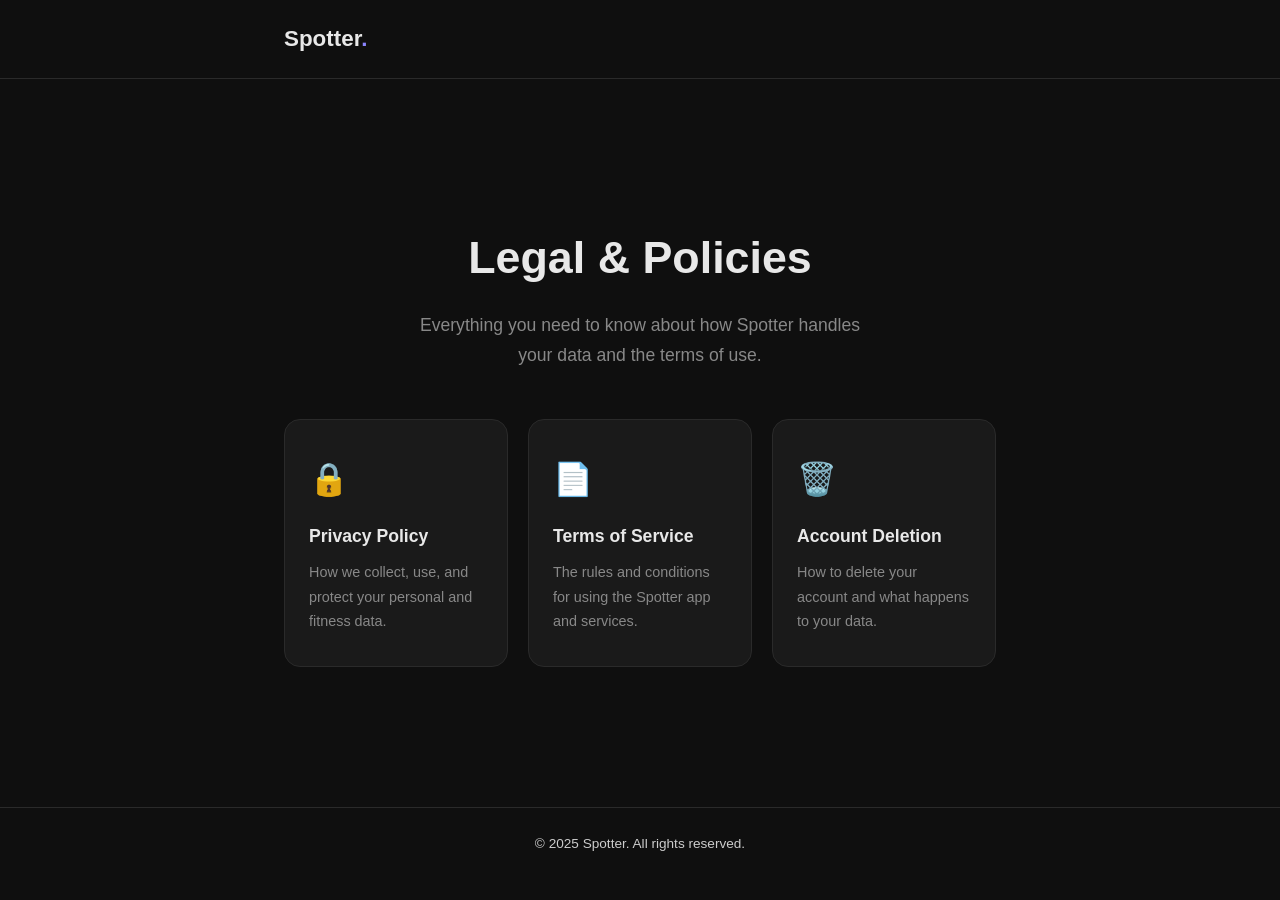
<file: index.html>
<!DOCTYPE html>
<html lang="en">
<head>
  <meta charset="UTF-8">
  <meta name="viewport" content="width=device-width, initial-scale=1.0">
  <title>Spotter — Legal</title>
  <link rel="stylesheet" href="style.css">
</head>
<body>
  <header>
    <div class="container inner">
      <span class="logo">Spotter<span>.</span></span>
    </div>
  </header>

  <main>
    <div class="container">
      <div class="hero">
        <h1>Legal &amp; Policies</h1>
        <p>Everything you need to know about how Spotter handles your data and the terms of use.</p>

        <div class="cards">
          <a class="card" href="privacy.html">
            <div class="card-icon">🔒</div>
            <h2>Privacy Policy</h2>
            <p>How we collect, use, and protect your personal and fitness data.</p>
          </a>
          <a class="card" href="terms.html">
            <div class="card-icon">📄</div>
            <h2>Terms of Service</h2>
            <p>The rules and conditions for using the Spotter app and services.</p>
          </a>
          <a class="card" href="account-deletion.html">
            <div class="card-icon">🗑️</div>
            <h2>Account Deletion</h2>
            <p>How to delete your account and what happens to your data.</p>
          </a>
        </div>
      </div>
    </div>
  </main>

  <footer>
    <div class="container">
      <p>&copy; 2025 Spotter. All rights reserved.</p>
    </div>
  </footer>
</body>
</html>
</file>
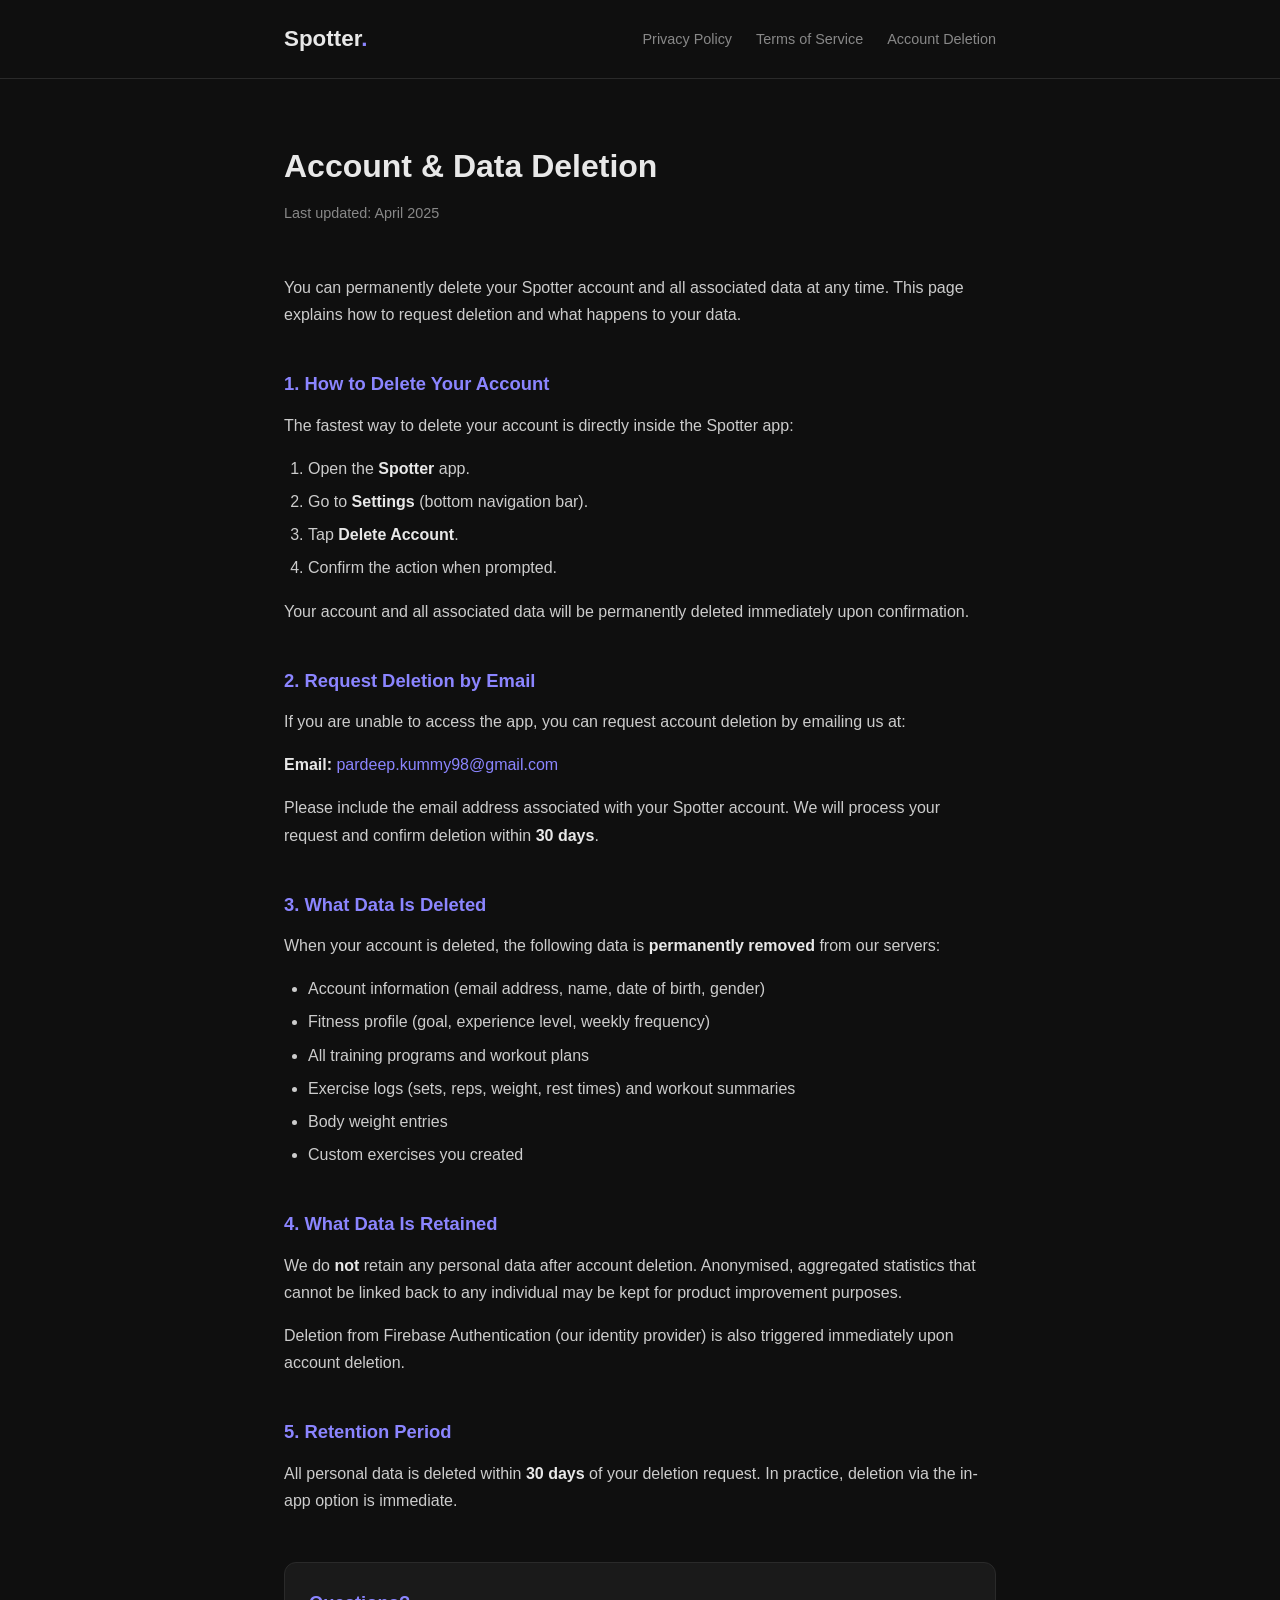
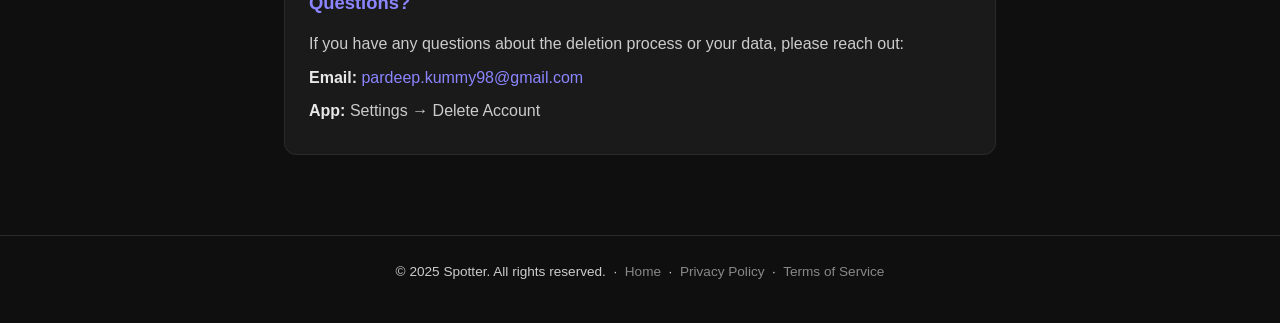
<file: account-deletion.html>
<!DOCTYPE html>
<html lang="en">
<head>
  <meta charset="UTF-8">
  <meta name="viewport" content="width=device-width, initial-scale=1.0">
  <title>Account Deletion — Spotter</title>
  <link rel="stylesheet" href="style.css">
</head>
<body>
  <header>
    <div class="container inner">
      <a class="logo" href="index.html">Spotter<span>.</span></a>
      <nav>
        <a href="privacy.html">Privacy Policy</a>
        <a href="terms.html">Terms of Service</a>
        <a href="account-deletion.html">Account Deletion</a>
      </nav>
    </div>
  </header>

  <main>
    <div class="container">
      <h1>Account &amp; Data Deletion</h1>
      <p class="meta">Last updated: April 2025</p>

      <p>
        You can permanently delete your Spotter account and all associated data at any time.
        This page explains how to request deletion and what happens to your data.
      </p>

      <h2>1. How to Delete Your Account</h2>
      <p>The fastest way to delete your account is directly inside the Spotter app:</p>
      <ol>
        <li>Open the <strong>Spotter</strong> app.</li>
        <li>Go to <strong>Settings</strong> (bottom navigation bar).</li>
        <li>Tap <strong>Delete Account</strong>.</li>
        <li>Confirm the action when prompted.</li>
      </ol>
      <p>
        Your account and all associated data will be permanently deleted immediately upon confirmation.
      </p>

      <h2>2. Request Deletion by Email</h2>
      <p>
        If you are unable to access the app, you can request account deletion by emailing us at:
      </p>
      <p>
        <strong>Email:</strong> <a href="mailto:pardeep.kummy98@gmail.com">pardeep.kummy98@gmail.com</a>
      </p>
      <p>
        Please include the email address associated with your Spotter account. We will process your
        request and confirm deletion within <strong>30 days</strong>.
      </p>

      <h2>3. What Data Is Deleted</h2>
      <p>When your account is deleted, the following data is <strong>permanently removed</strong> from our servers:</p>
      <ul>
        <li>Account information (email address, name, date of birth, gender)</li>
        <li>Fitness profile (goal, experience level, weekly frequency)</li>
        <li>All training programs and workout plans</li>
        <li>Exercise logs (sets, reps, weight, rest times) and workout summaries</li>
        <li>Body weight entries</li>
        <li>Custom exercises you created</li>
      </ul>

      <h2>4. What Data Is Retained</h2>
      <p>
        We do <strong>not</strong> retain any personal data after account deletion. Anonymised,
        aggregated statistics that cannot be linked back to any individual may be kept for
        product improvement purposes.
      </p>
      <p>
        Deletion from Firebase Authentication (our identity provider) is also triggered
        immediately upon account deletion.
      </p>

      <h2>5. Retention Period</h2>
      <p>
        All personal data is deleted within <strong>30 days</strong> of your deletion request.
        In practice, deletion via the in-app option is immediate.
      </p>

      <div class="contact-box">
        <h2 style="margin-top: 0;">Questions?</h2>
        <p>If you have any questions about the deletion process or your data, please reach out:</p>
        <p><strong>Email:</strong> <a href="mailto:pardeep.kummy98@gmail.com">pardeep.kummy98@gmail.com</a></p>
        <p><strong>App:</strong> Settings → Delete Account</p>
      </div>
    </div>
  </main>

  <footer>
    <div class="container">
      <p>&copy; 2025 Spotter. All rights reserved. &nbsp;·&nbsp; <a href="index.html">Home</a> &nbsp;·&nbsp; <a href="privacy.html">Privacy Policy</a> &nbsp;·&nbsp; <a href="terms.html">Terms of Service</a></p>
    </div>
  </footer>
</body>
</html>
</file>
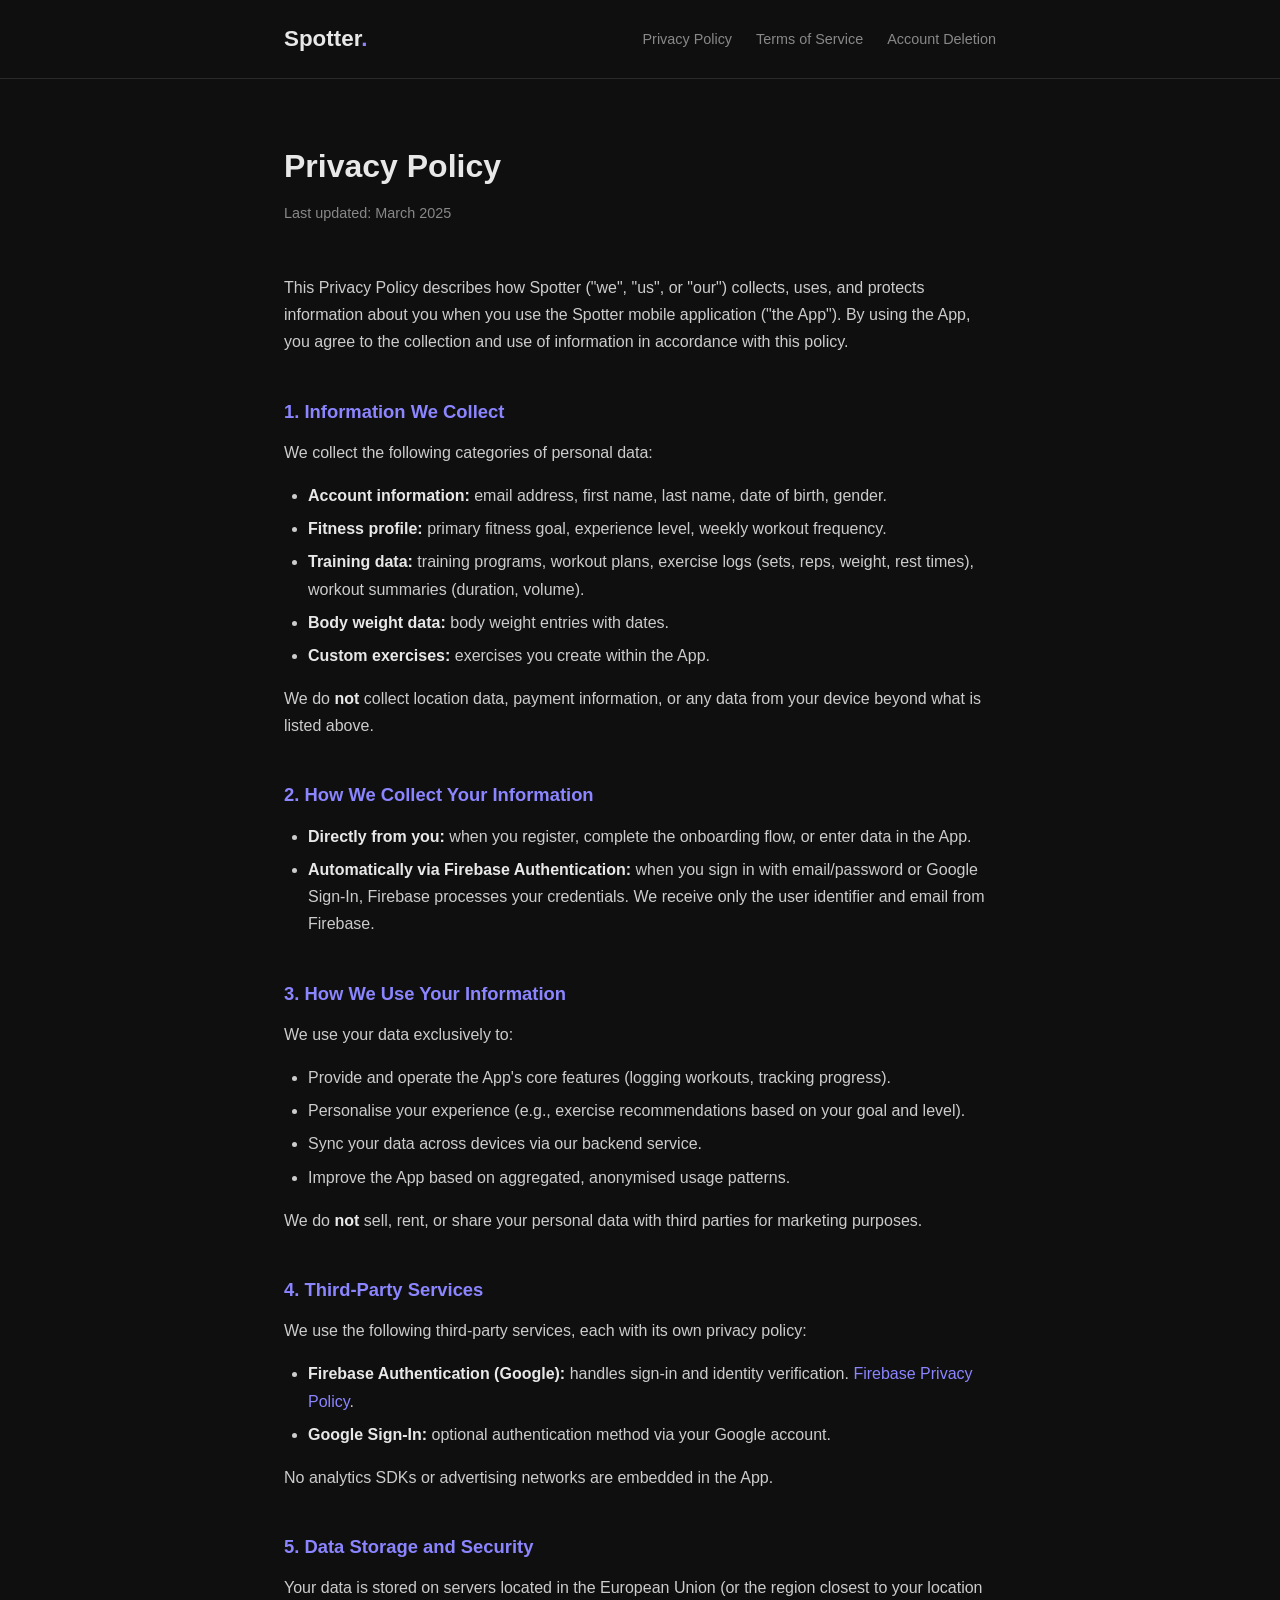
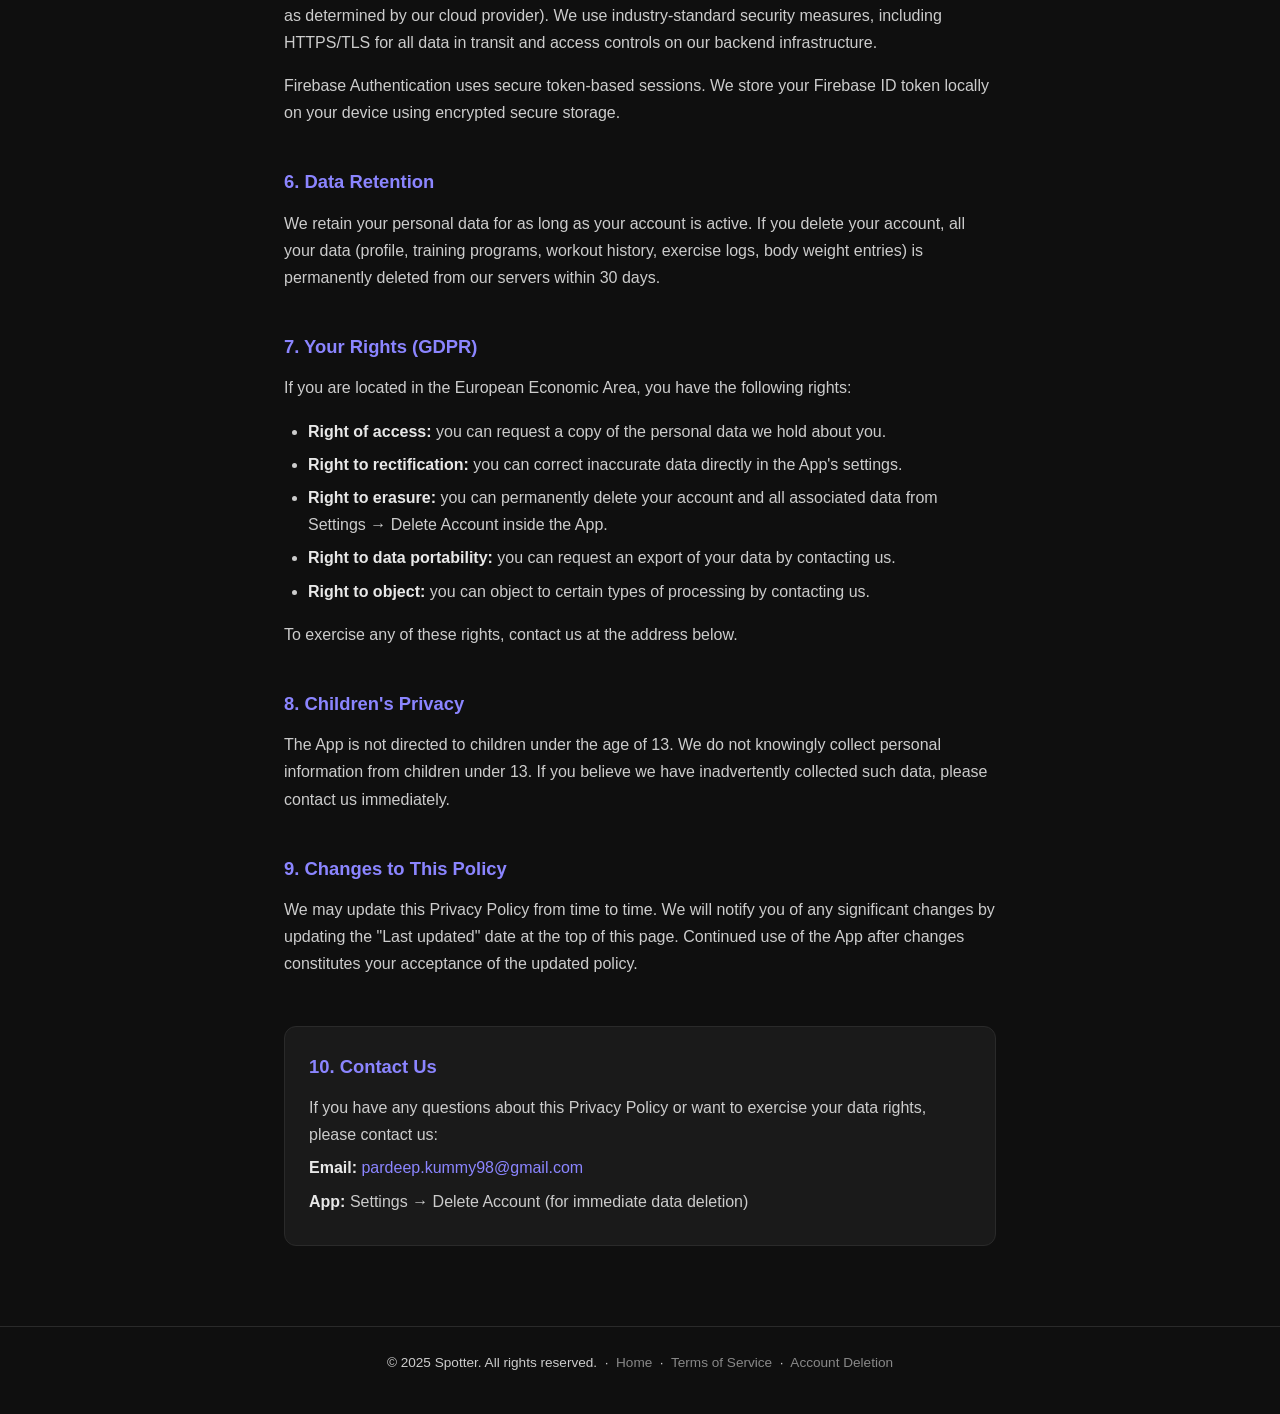
<file: privacy.html>
<!DOCTYPE html>
<html lang="en">
<head>
  <meta charset="UTF-8">
  <meta name="viewport" content="width=device-width, initial-scale=1.0">
  <title>Privacy Policy — Spotter</title>
  <link rel="stylesheet" href="style.css">
</head>
<body>
  <header>
    <div class="container inner">
      <a class="logo" href="index.html">Spotter<span>.</span></a>
      <nav>
        <a href="privacy.html">Privacy Policy</a>
        <a href="terms.html">Terms of Service</a>
        <a href="account-deletion.html">Account Deletion</a>
      </nav>
    </div>
  </header>

  <main>
    <div class="container">
      <h1>Privacy Policy</h1>
      <p class="meta">Last updated: March 2025</p>

      <p>
        This Privacy Policy describes how Spotter ("we", "us", or "our") collects, uses, and protects
        information about you when you use the Spotter mobile application ("the App"). By using the App,
        you agree to the collection and use of information in accordance with this policy.
      </p>

      <h2>1. Information We Collect</h2>
      <p>We collect the following categories of personal data:</p>
      <ul>
        <li><strong>Account information:</strong> email address, first name, last name, date of birth, gender.</li>
        <li><strong>Fitness profile:</strong> primary fitness goal, experience level, weekly workout frequency.</li>
        <li><strong>Training data:</strong> training programs, workout plans, exercise logs (sets, reps, weight, rest times), workout summaries (duration, volume).</li>
        <li><strong>Body weight data:</strong> body weight entries with dates.</li>
        <li><strong>Custom exercises:</strong> exercises you create within the App.</li>
      </ul>
      <p>We do <strong>not</strong> collect location data, payment information, or any data from your device beyond what is listed above.</p>

      <h2>2. How We Collect Your Information</h2>
      <ul>
        <li><strong>Directly from you:</strong> when you register, complete the onboarding flow, or enter data in the App.</li>
        <li><strong>Automatically via Firebase Authentication:</strong> when you sign in with email/password or Google Sign-In, Firebase processes your credentials. We receive only the user identifier and email from Firebase.</li>
      </ul>

      <h2>3. How We Use Your Information</h2>
      <p>We use your data exclusively to:</p>
      <ul>
        <li>Provide and operate the App's core features (logging workouts, tracking progress).</li>
        <li>Personalise your experience (e.g., exercise recommendations based on your goal and level).</li>
        <li>Sync your data across devices via our backend service.</li>
        <li>Improve the App based on aggregated, anonymised usage patterns.</li>
      </ul>
      <p>We do <strong>not</strong> sell, rent, or share your personal data with third parties for marketing purposes.</p>

      <h2>4. Third-Party Services</h2>
      <p>We use the following third-party services, each with its own privacy policy:</p>
      <ul>
        <li><strong>Firebase Authentication (Google):</strong> handles sign-in and identity verification. <a href="https://firebase.google.com/support/privacy" target="_blank">Firebase Privacy Policy</a>.</li>
        <li><strong>Google Sign-In:</strong> optional authentication method via your Google account.</li>
      </ul>
      <p>No analytics SDKs or advertising networks are embedded in the App.</p>

      <h2>5. Data Storage and Security</h2>
      <p>
        Your data is stored on servers located in the European Union (or the region closest to your location
        as determined by our cloud provider). We use industry-standard security measures, including
        HTTPS/TLS for all data in transit and access controls on our backend infrastructure.
      </p>
      <p>
        Firebase Authentication uses secure token-based sessions. We store your Firebase ID token locally
        on your device using encrypted secure storage.
      </p>

      <h2>6. Data Retention</h2>
      <p>
        We retain your personal data for as long as your account is active. If you delete your account,
        all your data (profile, training programs, workout history, exercise logs, body weight entries)
        is permanently deleted from our servers within 30 days.
      </p>

      <h2>7. Your Rights (GDPR)</h2>
      <p>If you are located in the European Economic Area, you have the following rights:</p>
      <ul>
        <li><strong>Right of access:</strong> you can request a copy of the personal data we hold about you.</li>
        <li><strong>Right to rectification:</strong> you can correct inaccurate data directly in the App's settings.</li>
        <li><strong>Right to erasure:</strong> you can permanently delete your account and all associated data from Settings → Delete Account inside the App.</li>
        <li><strong>Right to data portability:</strong> you can request an export of your data by contacting us.</li>
        <li><strong>Right to object:</strong> you can object to certain types of processing by contacting us.</li>
      </ul>
      <p>To exercise any of these rights, contact us at the address below.</p>

      <h2>8. Children's Privacy</h2>
      <p>
        The App is not directed to children under the age of 13. We do not knowingly collect personal
        information from children under 13. If you believe we have inadvertently collected such data,
        please contact us immediately.
      </p>

      <h2>9. Changes to This Policy</h2>
      <p>
        We may update this Privacy Policy from time to time. We will notify you of any significant changes
        by updating the "Last updated" date at the top of this page. Continued use of the App after changes
        constitutes your acceptance of the updated policy.
      </p>

      <div class="contact-box">
        <h2 style="margin-top: 0;">10. Contact Us</h2>
        <p>If you have any questions about this Privacy Policy or want to exercise your data rights, please contact us:</p>
        <p><strong>Email:</strong> <a href="mailto:pardeep.kummy98@gmail.com">pardeep.kummy98@gmail.com</a></p>
        <p><strong>App:</strong> Settings → Delete Account (for immediate data deletion)</p>
      </div>
    </div>
  </main>

  <footer>
    <div class="container">
      <p>&copy; 2025 Spotter. All rights reserved. &nbsp;·&nbsp; <a href="index.html">Home</a> &nbsp;·&nbsp; <a href="terms.html">Terms of Service</a> &nbsp;·&nbsp; <a href="account-deletion.html">Account Deletion</a></p>
    </div>
  </footer>
</body>
</html>
</file>
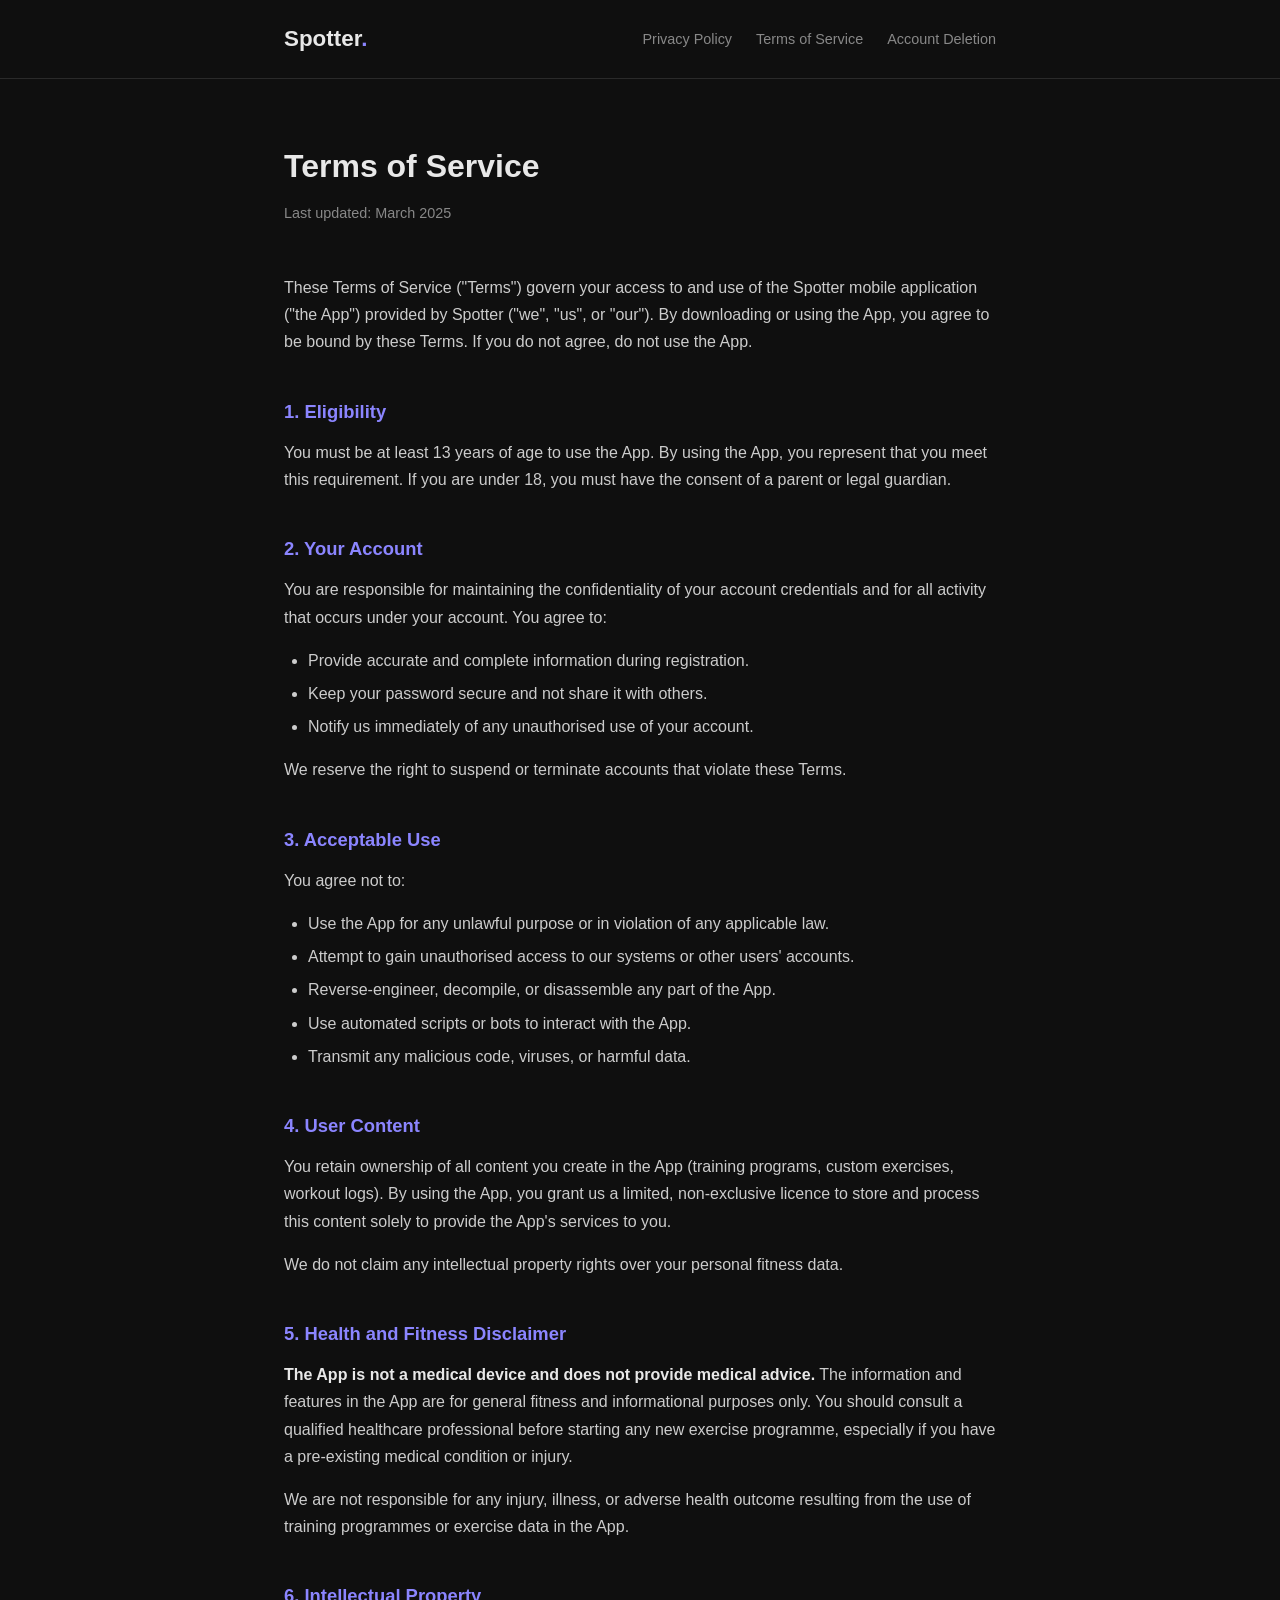
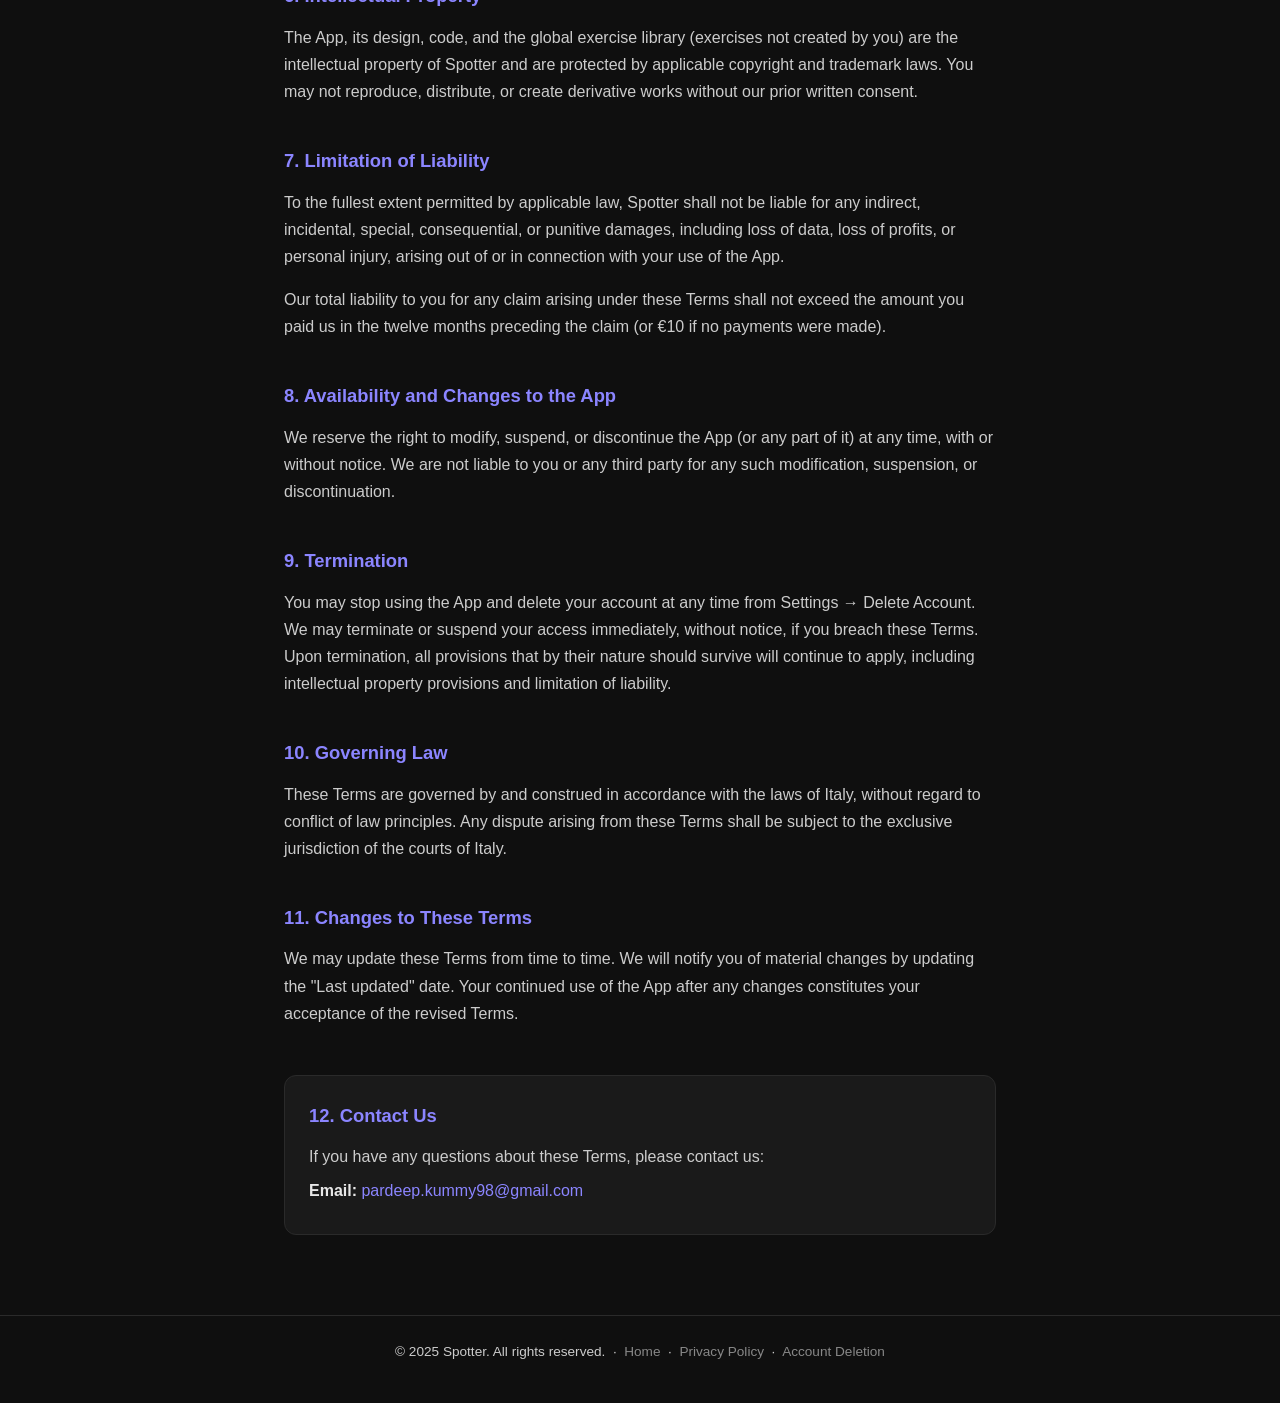
<file: terms.html>
<!DOCTYPE html>
<html lang="en">
<head>
  <meta charset="UTF-8">
  <meta name="viewport" content="width=device-width, initial-scale=1.0">
  <title>Terms of Service — Spotter</title>
  <link rel="stylesheet" href="style.css">
</head>
<body>
  <header>
    <div class="container inner">
      <a class="logo" href="index.html">Spotter<span>.</span></a>
      <nav>
        <a href="privacy.html">Privacy Policy</a>
        <a href="terms.html">Terms of Service</a>
        <a href="account-deletion.html">Account Deletion</a>
      </nav>
    </div>
  </header>

  <main>
    <div class="container">
      <h1>Terms of Service</h1>
      <p class="meta">Last updated: March 2025</p>

      <p>
        These Terms of Service ("Terms") govern your access to and use of the Spotter mobile application
        ("the App") provided by Spotter ("we", "us", or "our"). By downloading or using the App, you agree
        to be bound by these Terms. If you do not agree, do not use the App.
      </p>

      <h2>1. Eligibility</h2>
      <p>
        You must be at least 13 years of age to use the App. By using the App, you represent that you
        meet this requirement. If you are under 18, you must have the consent of a parent or legal guardian.
      </p>

      <h2>2. Your Account</h2>
      <p>
        You are responsible for maintaining the confidentiality of your account credentials and for all
        activity that occurs under your account. You agree to:
      </p>
      <ul>
        <li>Provide accurate and complete information during registration.</li>
        <li>Keep your password secure and not share it with others.</li>
        <li>Notify us immediately of any unauthorised use of your account.</li>
      </ul>
      <p>We reserve the right to suspend or terminate accounts that violate these Terms.</p>

      <h2>3. Acceptable Use</h2>
      <p>You agree not to:</p>
      <ul>
        <li>Use the App for any unlawful purpose or in violation of any applicable law.</li>
        <li>Attempt to gain unauthorised access to our systems or other users' accounts.</li>
        <li>Reverse-engineer, decompile, or disassemble any part of the App.</li>
        <li>Use automated scripts or bots to interact with the App.</li>
        <li>Transmit any malicious code, viruses, or harmful data.</li>
      </ul>

      <h2>4. User Content</h2>
      <p>
        You retain ownership of all content you create in the App (training programs, custom exercises,
        workout logs). By using the App, you grant us a limited, non-exclusive licence to store and process
        this content solely to provide the App's services to you.
      </p>
      <p>
        We do not claim any intellectual property rights over your personal fitness data.
      </p>

      <h2>5. Health and Fitness Disclaimer</h2>
      <p>
        <strong>The App is not a medical device and does not provide medical advice.</strong>
        The information and features in the App are for general fitness and informational purposes only.
        You should consult a qualified healthcare professional before starting any new exercise programme,
        especially if you have a pre-existing medical condition or injury.
      </p>
      <p>
        We are not responsible for any injury, illness, or adverse health outcome resulting from the use
        of training programmes or exercise data in the App.
      </p>

      <h2>6. Intellectual Property</h2>
      <p>
        The App, its design, code, and the global exercise library (exercises not created by you) are
        the intellectual property of Spotter and are protected by applicable copyright and trademark laws.
        You may not reproduce, distribute, or create derivative works without our prior written consent.
      </p>

      <h2>7. Limitation of Liability</h2>
      <p>
        To the fullest extent permitted by applicable law, Spotter shall not be liable for any indirect,
        incidental, special, consequential, or punitive damages, including loss of data, loss of profits,
        or personal injury, arising out of or in connection with your use of the App.
      </p>
      <p>
        Our total liability to you for any claim arising under these Terms shall not exceed the amount
        you paid us in the twelve months preceding the claim (or €10 if no payments were made).
      </p>

      <h2>8. Availability and Changes to the App</h2>
      <p>
        We reserve the right to modify, suspend, or discontinue the App (or any part of it) at any time,
        with or without notice. We are not liable to you or any third party for any such modification,
        suspension, or discontinuation.
      </p>

      <h2>9. Termination</h2>
      <p>
        You may stop using the App and delete your account at any time from Settings → Delete Account.
        We may terminate or suspend your access immediately, without notice, if you breach these Terms.
        Upon termination, all provisions that by their nature should survive will continue to apply,
        including intellectual property provisions and limitation of liability.
      </p>

      <h2>10. Governing Law</h2>
      <p>
        These Terms are governed by and construed in accordance with the laws of Italy, without regard
        to conflict of law principles. Any dispute arising from these Terms shall be subject to the
        exclusive jurisdiction of the courts of Italy.
      </p>

      <h2>11. Changes to These Terms</h2>
      <p>
        We may update these Terms from time to time. We will notify you of material changes by updating
        the "Last updated" date. Your continued use of the App after any changes constitutes your
        acceptance of the revised Terms.
      </p>

      <div class="contact-box">
        <h2 style="margin-top: 0;">12. Contact Us</h2>
        <p>If you have any questions about these Terms, please contact us:</p>
        <p><strong>Email:</strong> <a href="mailto:pardeep.kummy98@gmail.com">pardeep.kummy98@gmail.com</a></p>
      </div>
    </div>
  </main>

  <footer>
    <div class="container">
      <p>&copy; 2025 Spotter. All rights reserved. &nbsp;·&nbsp; <a href="index.html">Home</a> &nbsp;·&nbsp; <a href="privacy.html">Privacy Policy</a> &nbsp;·&nbsp; <a href="account-deletion.html">Account Deletion</a></p>
    </div>
  </footer>
</body>
</html>
</file>
<file: style.css>
:root {
  --bg: #0f0f0f;
  --surface: #1a1a1a;
  --border: #2a2a2a;
  --text: #e8e8e8;
  --text-muted: #888;
  --accent: #6c63ff;
  --accent-light: #8b85ff;
}

* {
  box-sizing: border-box;
  margin: 0;
  padding: 0;
}

body {
  background: var(--bg);
  color: var(--text);
  font-family: -apple-system, BlinkMacSystemFont, 'Segoe UI', Roboto, sans-serif;
  font-size: 16px;
  line-height: 1.7;
}

a {
  color: var(--accent-light);
  text-decoration: none;
}
a:hover {
  text-decoration: underline;
}

header {
  border-bottom: 1px solid var(--border);
  padding: 20px 0;
}

header .inner {
  display: flex;
  align-items: center;
  gap: 12px;
}

header .logo {
  font-size: 1.4rem;
  font-weight: 700;
  color: var(--text);
}

header .logo span {
  color: var(--accent-light);
}

nav {
  margin-left: auto;
  display: flex;
  gap: 24px;
  font-size: 0.9rem;
  color: var(--text-muted);
}
nav a { color: var(--text-muted); }
nav a:hover { color: var(--text); text-decoration: none; }

.container {
  max-width: 760px;
  margin: 0 auto;
  padding: 0 24px;
}

main {
  padding: 60px 0 80px;
}

h1 {
  font-size: 2rem;
  font-weight: 700;
  margin-bottom: 8px;
}

.meta {
  color: var(--text-muted);
  font-size: 0.9rem;
  margin-bottom: 48px;
}

h2 {
  font-size: 1.15rem;
  font-weight: 600;
  margin: 40px 0 12px;
  color: var(--accent-light);
}

p {
  margin-bottom: 16px;
  color: #ccc;
}

ul, ol {
  padding-left: 24px;
  margin-bottom: 16px;
  color: #ccc;
}
li {
  margin-bottom: 6px;
}

strong {
  color: var(--text);
}

.contact-box {
  background: var(--surface);
  border: 1px solid var(--border);
  border-radius: 12px;
  padding: 24px;
  margin-top: 48px;
}
.contact-box p { margin-bottom: 6px; }

footer {
  border-top: 1px solid var(--border);
  padding: 24px 0;
  text-align: center;
  color: var(--text-muted);
  font-size: 0.85rem;
}
footer a { color: var(--text-muted); }
footer a:hover { color: var(--text); }

/* Index hero */
.hero {
  text-align: center;
  padding: 80px 0 60px;
}
.hero h1 {
  font-size: 2.8rem;
  margin-bottom: 16px;
}
.hero p {
  font-size: 1.1rem;
  color: var(--text-muted);
  max-width: 460px;
  margin: 0 auto 48px;
}
.cards {
  display: grid;
  grid-template-columns: repeat(3, 1fr);
  gap: 20px;
  margin-top: 40px;
}
.card {
  background: var(--surface);
  border: 1px solid var(--border);
  border-radius: 16px;
  padding: 32px 24px;
  text-align: left;
  transition: border-color 0.2s;
}
.card:hover {
  border-color: var(--accent);
  text-decoration: none;
}
.card-icon {
  font-size: 2rem;
  margin-bottom: 16px;
}
.card h2 {
  margin: 0 0 8px;
  font-size: 1.1rem;
  color: var(--text);
}
.card p {
  font-size: 0.9rem;
  color: var(--text-muted);
  margin: 0;
}

@media (max-width: 600px) {
  h1 { font-size: 1.6rem; }
  .hero h1 { font-size: 2rem; }
  .cards { grid-template-columns: 1fr; }
}
</file>
